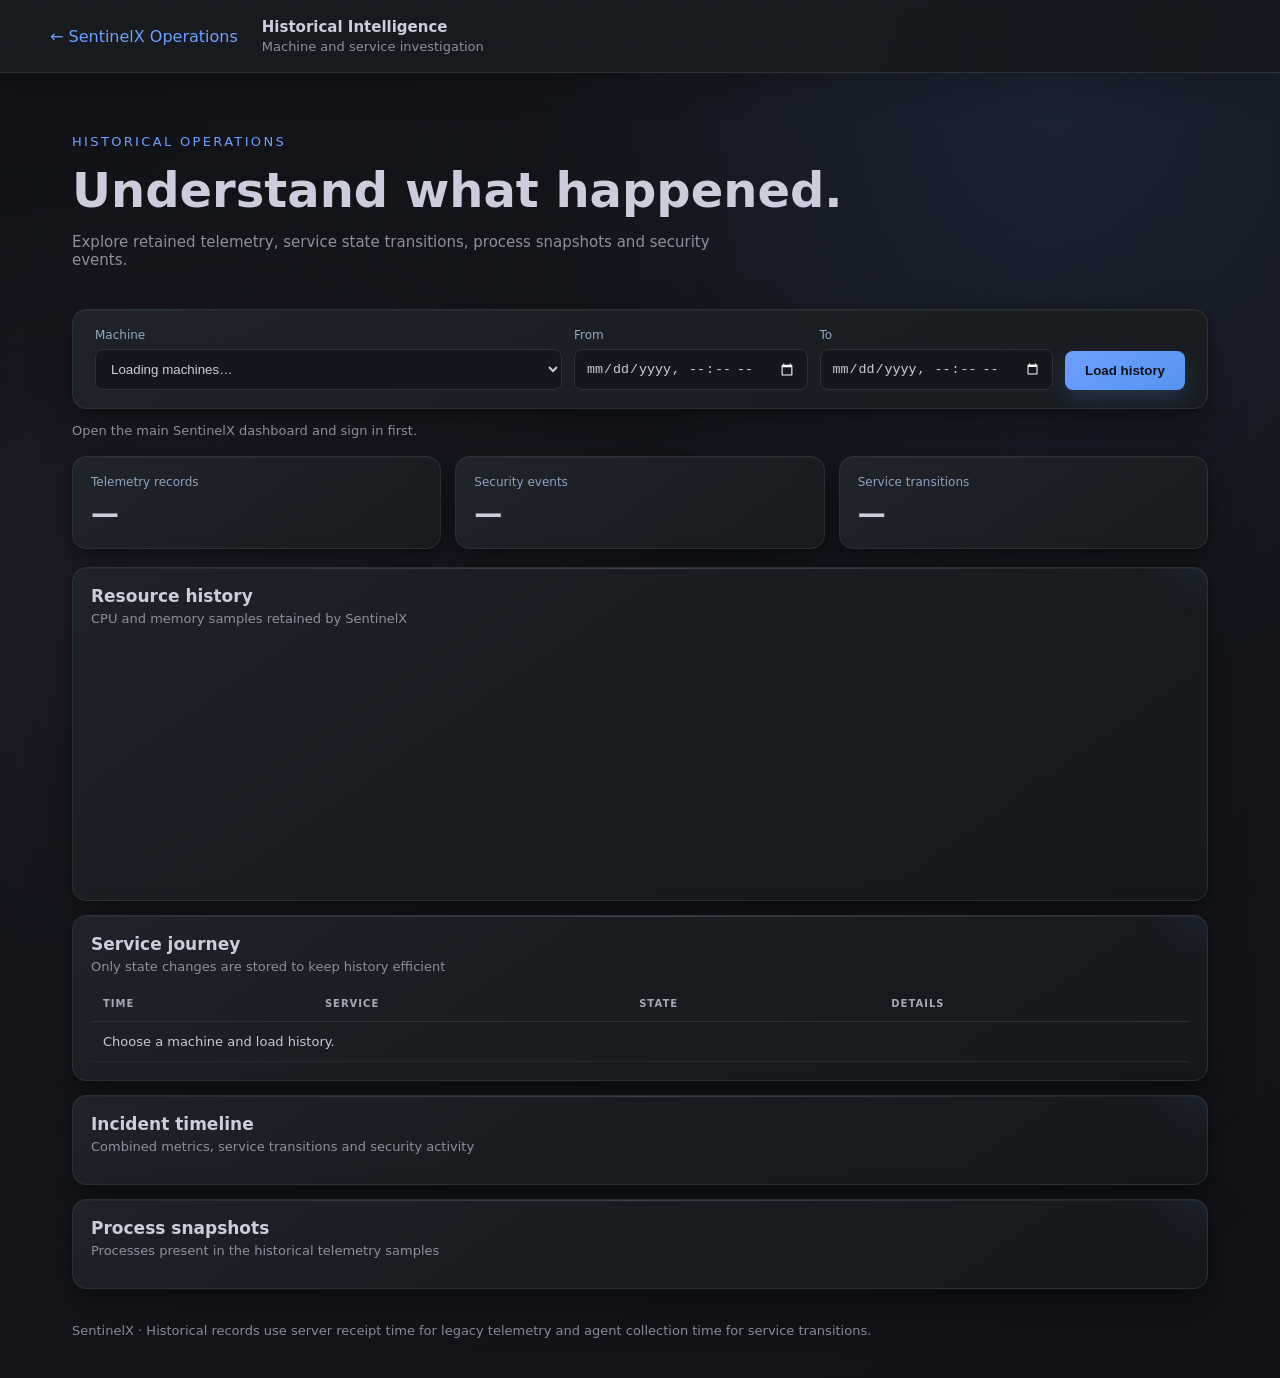
<file: dashboard/history.html>
<!doctype html>
<html lang="en">
<head>
  <meta charset="utf-8"><meta name="viewport" content="width=device-width, initial-scale=1">
  <meta name="theme-color" content="#111217"><title>SentinelX | Historical Intelligence</title>
  <link rel="stylesheet" href="/dashboard/history.css"><link rel="stylesheet" href="/dashboard/3d-theme.css"><script src="/dashboard/history.js" defer></script><script src="/dashboard/3d-effects.js" defer></script>
</head>
<body>
  <header class="top"><a href="/dashboard/">← SentinelX Operations</a><div><strong>Historical Intelligence</strong><span>Machine and service investigation</span></div></header>
  <main>
    <section class="intro"><p class="eyebrow">HISTORICAL OPERATIONS</p><h1>Understand what happened.</h1><p>Explore retained telemetry, service state transitions, process snapshots and security events.</p></section>
    <section class="controls">
      <label>Machine<select id="host"><option value="">Loading machines…</option></select></label>
      <label>From<input id="start" type="datetime-local"></label>
      <label>To<input id="end" type="datetime-local"></label>
      <button id="load">Load history</button>
    </section>
    <p id="status" role="status">Sign in using the administrator token already stored by the SentinelX dashboard.</p>
    <section class="cards">
      <article><span>Telemetry records</span><strong id="telemetry-count">—</strong></article>
      <article><span>Security events</span><strong id="security-count">—</strong></article>
      <article><span>Service transitions</span><strong id="service-count">—</strong></article>
    </section>
    <section class="panel"><div class="panel-head"><div><h2>Resource history</h2><p>CPU and memory samples retained by SentinelX</p></div></div><canvas id="metrics-chart" height="240"></canvas></section>
    <section class="panel"><div class="panel-head"><div><h2>Service journey</h2><p>Only state changes are stored to keep history efficient</p></div></div><div class="table-wrap"><table><thead><tr><th>TIME</th><th>SERVICE</th><th>STATE</th><th>DETAILS</th></tr></thead><tbody id="services"><tr><td colspan="4">Choose a machine and load history.</td></tr></tbody></table></div></section>
    <section class="panel"><div class="panel-head"><div><h2>Incident timeline</h2><p>Combined metrics, service transitions and security activity</p></div></div><div id="timeline" class="timeline"></div></section>
    <section class="panel"><div class="panel-head"><div><h2>Process snapshots</h2><p>Processes present in the historical telemetry samples</p></div></div><div id="processes" class="process-grid"></div></section>
    <footer>SentinelX · Historical records use server receipt time for legacy telemetry and agent collection time for service transitions.</footer>
  </main>
</body></html>
</file>
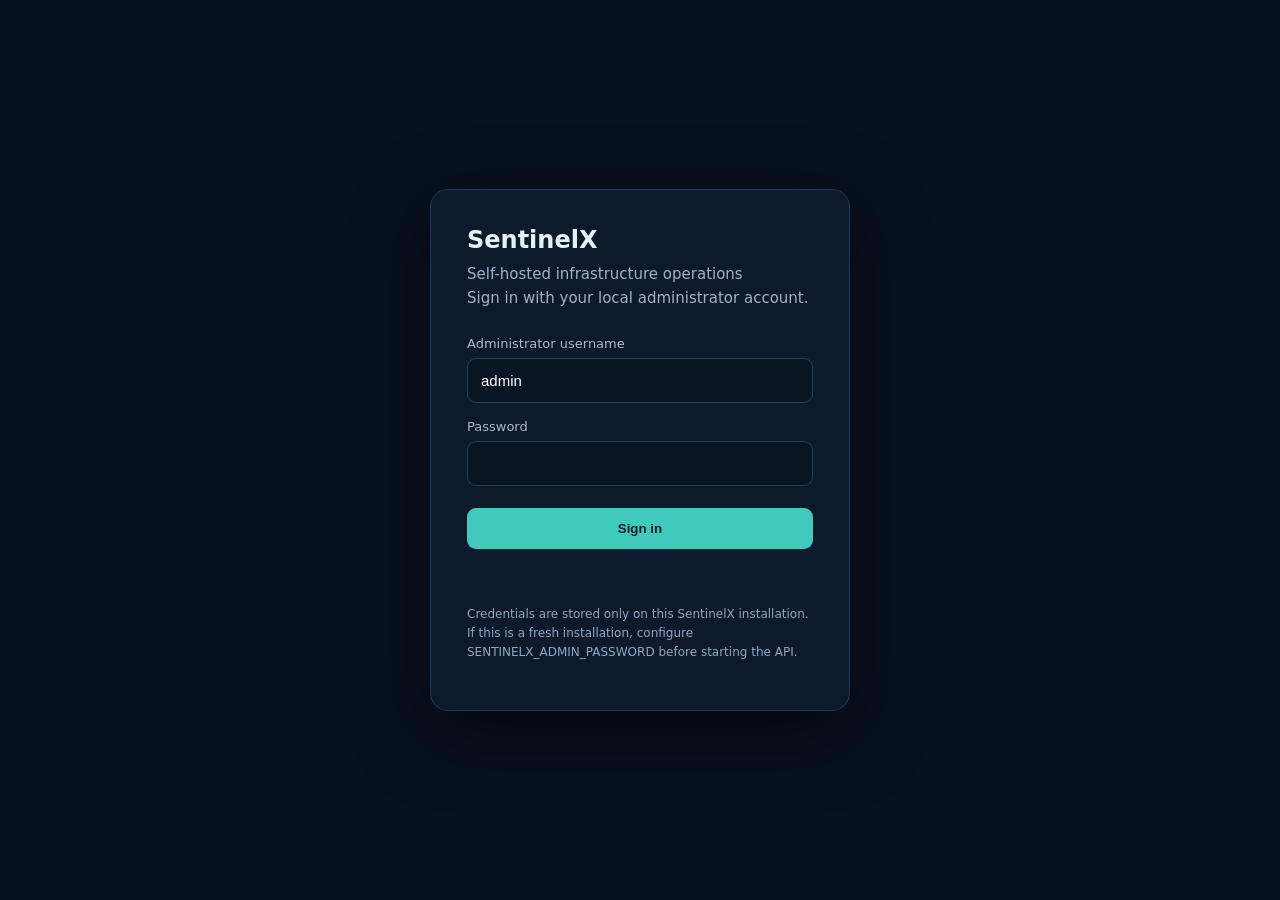
<file: dashboard/login.html>
<!doctype html>
<html lang="en"><head><meta charset="utf-8"><meta name="viewport" content="width=device-width,initial-scale=1"><title>SentinelX | Administrator login</title>
<style>
*{box-sizing:border-box}body{margin:0;min-height:100vh;display:grid;place-items:center;background:#08111f;color:#e8f0fb;font:15px system-ui,sans-serif;padding:24px}.panel{width:min(420px,100%);padding:36px;background:#0d1a2b;border:1px solid #263951;border-radius:18px;box-shadow:0 20px 70px #0008}.brand{font-size:24px;font-weight:800;margin-bottom:8px}.sub{color:#9fb2ca;line-height:1.6;margin-bottom:26px}label{display:block;color:#a9bad0;font-size:13px;margin:16px 0 7px}input{width:100%;padding:13px;background:#091523;border:1px solid #2a4059;border-radius:9px;color:#fff;font-size:15px}button{width:100%;padding:13px;margin-top:22px;background:#42c9bd;color:#06202a;border:0;border-radius:9px;font-weight:800;cursor:pointer}button:disabled{opacity:.6}.msg{min-height:20px;color:#ffb1b7;font-size:13px;margin-top:14px}.note{font-size:12px;color:#91a7c1;line-height:1.6;margin-top:22px}
</style></head><body><main class="panel"><div class="brand">SentinelX</div><div class="sub">Self-hosted infrastructure operations<br>Sign in with your local administrator account.</div><form id="login"><label for="username">Administrator username</label><input id="username" autocomplete="username" value="admin" required><label for="password">Password</label><input id="password" type="password" autocomplete="current-password" required><button id="submit">Sign in</button></form><div id="message" class="msg" role="alert"></div><p class="note">Credentials are stored only on this SentinelX installation. If this is a fresh installation, configure SENTINELX_ADMIN_PASSWORD before starting the API.</p></main>
<script>
document.getElementById("login").addEventListener("submit",async e=>{e.preventDefault();const b=document.getElementById("submit"),m=document.getElementById("message");b.disabled=true;m.textContent="";try{const r=await fetch("/api/v1/auth/login",{method:"POST",credentials:"same-origin",headers:{"Content-Type":"application/json"},body:JSON.stringify({username:document.getElementById("username").value,password:document.getElementById("password").value})});const data=await r.json().catch(()=>({}));if(!r.ok)throw new Error(data.detail||"Sign in failed");location.replace("/dashboard/")}catch(err){m.textContent=err.message}finally{b.disabled=false}});
</script></body></html>
</file>
<file: dashboard/history.css>
:root{color-scheme:dark;font-family:Inter,system-ui,Segoe UI,sans-serif;background:#08111f;color:#e8f0fa}*{box-sizing:border-box}body{margin:0;background:radial-gradient(circle at 15% 0,#142844 0,transparent 35%),#08111f}.top{display:flex;gap:24px;align-items:center;padding:18px max(22px,calc((100% - 1180px)/2));border-bottom:1px solid #24354a;background:#0b1727}.top a{color:#65d7ce;text-decoration:none}.top div{display:grid;gap:3px}.top span,.intro p,.panel p,footer{color:#8ca2bd;font-size:13px}.top strong{font-size:15px}.intro,main{max-width:1180px;margin:auto}.intro{padding:48px 22px 25px}.eyebrow{letter-spacing:.18em;color:#60d6cc!important;font-size:11px}.intro h1{font-size:clamp(30px,5vw,48px);margin:8px 0}.intro>p:last-child{max-width:650px;font-size:15px}.controls{display:grid;grid-template-columns:2fr 1fr 1fr auto;gap:12px;padding:18px 22px;background:#101e30;border:1px solid #263951;border-radius:14px;margin:0 22px}.controls label{display:grid;gap:7px;color:#91a8c2;font-size:12px}.controls input,.controls select{min-width:0;background:#081321;color:#e8f0fa;border:1px solid #354b65;border-radius:8px;padding:11px}.controls button{align-self:end;border:0;border-radius:8px;background:#2bc8b9;color:#06201e;font-weight:700;padding:12px 20px;cursor:pointer}#status{margin:14px 22px;color:#9eb2c9;font-size:13px}.cards{display:grid;grid-template-columns:repeat(3,1fr);gap:14px;margin:18px 22px}.cards article,.panel{background:#101e30;border:1px solid #263951;border-radius:14px;padding:18px}.cards span{display:block;color:#8ca2bd;font-size:12px}.cards strong{display:block;font-size:28px;margin-top:8px}.panel{margin:14px 22px}.panel-head{margin-bottom:12px}.panel h2{font-size:17px;margin:0}.panel p{margin:5px 0 0}.panel canvas{width:100%;height:240px}.table-wrap{overflow:auto}table{border-collapse:collapse;width:100%;font-size:13px}th,td{text-align:left;padding:12px;border-bottom:1px solid #273950}th{color:#8ca2bd;font-size:10px;letter-spacing:.1em}.state{padding:4px 8px;border-radius:20px;background:#23364b}.state.failed,.state.inactive{color:#ff9b9b;background:#47272d}.state.active,.state.running{color:#78e0b6;background:#163b35}.timeline{display:grid;gap:0}.event{padding:12px 14px;border-left:2px solid #37cbbd;margin-left:6px;border-bottom:1px solid #263951}.event time{display:block;color:#8ca2bd;font-size:11px}.event b{display:block;margin-top:5px;font-size:13px}.event p{margin:4px 0 0}.process-grid{display:grid;grid-template-columns:repeat(auto-fit,minmax(230px,1fr));gap:10px}.process-grid article{background:#0b1727;padding:12px;border-radius:9px;font-size:12px}.process-grid h3{font-size:12px;color:#72dcd1}.process-grid p{line-height:1.8}footer{padding:20px 22px 40px}@media(max-width:760px){.controls{grid-template-columns:1fr 1fr}.controls label:first-child{grid-column:1/-1}.controls button{grid-column:1/-1}.cards{grid-template-columns:1fr}.top{padding:15px 20px}.intro{padding-top:30px}}
</file>
<file: dashboard/3d-theme.css>
/* SentinelX Grafana-inspired 3D visual layer.
   Additive stylesheet: keeps existing dashboard structure and data behavior intact. */
:root {
  color-scheme: dark;
  --bg: #111217;
  --sidebar: #15171c;
  --panel: #181B1F;
  --panel2: #20242b;
  --line: #2C3235;
  --text: #CCCCDC;
  --muted: #8E8E9E;
  --cyan: #19C3B1;
  --blue: #6E9FFF;
  --violet: #B877D9;
  --amber: #FADE2A;
  --red: #F2495C;
  --green: #73BF69;
  --series-blue: #5794F2;
  --series-purple: #B877D9;
  --series-teal: #19C3B1;
  --series-yellow: #FADE2A;
  --series-pink: #FF7383;
  --depth-shadow: 0 18px 42px rgba(0,0,0,.34), 0 2px 8px rgba(0,0,0,.24);
}
html { background: var(--bg); }
body {
  color: var(--text);
  background:
    radial-gradient(ellipse at 82% 5%, rgba(87,148,242,.11), transparent 32rem),
    radial-gradient(ellipse at 12% 42%, rgba(184,119,217,.075), transparent 34rem),
    linear-gradient(145deg, #111217 0%, #14161c 48%, #101217 100%);
}
body::before {
  content: "";
  position: fixed;
  inset: 0;
  z-index: 0;
  pointer-events: none;
  opacity: .16;
  background-image: linear-gradient(rgba(110,159,255,.08) 1px, transparent 1px),
                    linear-gradient(90deg, rgba(110,159,255,.08) 1px, transparent 1px);
  background-size: 42px 42px;
  mask-image: linear-gradient(to bottom, black, transparent 78%);
}
.app-shell { position: relative; z-index: 1; }
.sidebar {
  background: linear-gradient(180deg, rgba(24,27,31,.98), rgba(17,18,23,.98));
  border-right-color: var(--line);
  box-shadow: 12px 0 40px rgba(0,0,0,.22);
  backdrop-filter: blur(18px);
}
.brand-mark {
  background: linear-gradient(145deg, #8bb4ff, #5794F2 55%, #456fc2);
  color: #10131a;
  box-shadow: 0 8px 22px rgba(87,148,242,.28), inset 0 1px rgba(255,255,255,.5);
}
.brand small, .side-label, .eyebrow { color: var(--muted); }
.nav-link { color: #a8a8b7; transition: background .2s ease, color .2s ease, transform .2s ease; }
.nav-link:hover { background: rgba(110,159,255,.09); transform: translateX(2px); }
.nav-link.active {
  color: var(--text);
  background: linear-gradient(100deg, rgba(110,159,255,.17), rgba(110,159,255,.035));
  box-shadow: inset 3px 0 var(--blue), 0 5px 18px rgba(0,0,0,.14);
}
.nav-link.active > span { color: var(--blue); }
.nav-link b { background: #2a3039; color: var(--text); }
.main { color: var(--text); }
.topbar { border-bottom-color: var(--line); }
.topbar h1 { color: #e0e2ef; letter-spacing: -.65px; }
.updated, .metric-head, .metric-value small, .welcome-row p, .section-intro p, .panel-head p { color: var(--muted); }
.metric-card, .panel, .host-card {
  position: relative;
  overflow: hidden;
  isolation: isolate;
  background: linear-gradient(145deg, rgba(31,35,42,.98), rgba(24,27,31,.98) 58%, rgba(21,24,29,.98));
  border: 1px solid var(--line);
  box-shadow: var(--depth-shadow), inset 0 1px rgba(255,255,255,.035);
  transform-style: preserve-3d;
  backface-visibility: hidden;
  transition: transform .22s ease, border-color .22s ease, box-shadow .22s ease;
}
.metric-card::before, .panel::before, .host-card::before {
  content: "";
  position: absolute;
  inset: 0 0 auto;
  height: 1px;
  pointer-events: none;
  background: linear-gradient(90deg, transparent, rgba(180,205,255,.24), transparent);
  opacity: .8;
}
.metric-card::after, .panel::after, .host-card::after {
  content: "";
  position: absolute;
  width: 180px;
  height: 180px;
  top: -125px;
  right: -100px;
  border-radius: 50%;
  pointer-events: none;
  background: radial-gradient(circle, rgba(110,159,255,.12), transparent 68%);
  filter: blur(3px);
}
.metric-card { min-height: 145px; padding: 19px; }
.metric-card:hover, .panel:hover, .host-card:hover {
  border-color: rgba(110,159,255,.48);
  box-shadow: 0 24px 50px rgba(0,0,0,.42), 0 0 0 1px rgba(110,159,255,.08), inset 0 1px rgba(255,255,255,.06);
}
.metric-value { color: #e4e6f2; text-shadow: 0 2px 18px rgba(110,159,255,.12); }
.metric-icon { background: rgba(110,159,255,.12) !important; color: var(--blue) !important; border: 1px solid rgba(110,159,255,.16); }
.metric-icon.violet { color: var(--violet) !important; background: rgba(184,119,217,.12) !important; }
.metric-icon.amber { color: var(--amber) !important; background: rgba(250,222,42,.09) !important; }
.meter { background: #30343d; }
.meter i { background: linear-gradient(90deg, var(--series-blue), var(--series-teal)); box-shadow: 0 0 12px rgba(87,148,242,.35); }
.live-pill { border-color: rgba(115,191,105,.3); color: var(--green); background: rgba(115,191,105,.08); }
.live-pill i, .connection-indicator i { background: var(--green); box-shadow: 0 0 12px rgba(115,191,105,.65); }
.refresh-btn, button, select, input {
  accent-color: var(--blue);
}
.refresh-btn, button {
  border-color: #3a424e;
  background: linear-gradient(145deg, #282e38, #1c2027);
  color: var(--text);
  box-shadow: 0 5px 14px rgba(0,0,0,.2), inset 0 1px rgba(255,255,255,.045);
  transition: transform .18s ease, border-color .18s ease, box-shadow .18s ease;
}
.refresh-btn:hover, button:hover {
  border-color: var(--blue);
  box-shadow: 0 8px 20px rgba(0,0,0,.28), 0 0 18px rgba(110,159,255,.1);
  transform: translateY(-1px);
}
input, select {
  background: #14171d;
  border-color: var(--line);
  color: var(--text);
}
input:focus, select:focus, button:focus-visible, a:focus-visible {
  outline: 2px solid rgba(110,159,255,.75);
  outline-offset: 2px;
}
.table-wrap { border-color: var(--line); }
th { color: #a6a8b8; border-bottom-color: var(--line); }
td { color: #c7c8d5; border-bottom-color: rgba(44,50,53,.72); }
tbody tr:hover { background: rgba(110,159,255,.055); }
a, .text-link { color: var(--blue); }
.status.online, .disk-health.healthy, .av-ok { color: var(--green); }
.status.stale, .av-no { color: var(--red); }
.notice, .chart-note { color: var(--muted); }
.chart-legend .legend-cpu { background: var(--series-blue); }
.chart-legend .legend-memory { background: var(--series-purple); }
.metric-grid, .content-grid, .hosts-grid, .server-gauge-grid { perspective: 1200px; }
.metric-card, .panel, .host-card, .server-kpi { --tilt-x: 0deg; --tilt-y: 0deg; }
.metric-card.is-tilting, .panel.is-tilting, .host-card.is-tilting, .server-kpi.is-tilting {
  transform: perspective(1100px) rotateX(var(--tilt-x)) rotateY(var(--tilt-y)) translateY(-2px);
  z-index: 2;
}
#resource-chart, #disk-history-chart, #server-history-chart {
  filter: drop-shadow(0 0 7px rgba(87,148,242,.12));
}
.admin-login-card {
  background: linear-gradient(145deg, #242933, #181b20);
  border: 1px solid var(--line);
  box-shadow: 0 28px 90px rgba(0,0,0,.55), 0 0 45px rgba(87,148,242,.1);
}
footer { color: var(--muted); border-top-color: var(--line); }
@media (max-width: 900px) {
  body::before { background-size: 30px 30px; opacity: .1; }
  .metric-card, .panel, .host-card { transform: none !important; }
}
@media (prefers-reduced-motion: reduce) {
  *, *::before, *::after { scroll-behavior: auto !important; transition-duration: .01ms !important; animation-duration: .01ms !important; }
  .metric-card, .panel, .host-card, .server-kpi { transform: none !important; }
}


/* Historical Intelligence page shares the same visual system. */
.top {
  background: linear-gradient(110deg, rgba(24,27,31,.98), rgba(21,24,29,.96));
  border-bottom-color: var(--line);
  box-shadow: 0 12px 34px rgba(0,0,0,.2);
}
.top a { color: var(--blue); }
.top span, .intro p, .panel p, footer, #status { color: var(--muted); }
.eyebrow { color: var(--blue) !important; }
.controls {
  background: linear-gradient(145deg, rgba(31,35,42,.98), rgba(24,27,31,.98));
  border-color: var(--line);
  box-shadow: var(--depth-shadow), inset 0 1px rgba(255,255,255,.04);
}
.controls input, .controls select {
  background: #14171d;
  color: var(--text);
  border-color: var(--line);
}
.controls button {
  background: linear-gradient(145deg, #6E9FFF, #5794F2);
  color: #111217;
  box-shadow: 0 8px 20px rgba(87,148,242,.2);
}
.cards article, .process-grid article {
  background: linear-gradient(145deg, #20242b, #181B1F);
  border: 1px solid var(--line);
  box-shadow: var(--depth-shadow), inset 0 1px rgba(255,255,255,.035);
}
.cards strong { color: var(--text); }
.event { border-left-color: var(--series-blue); border-bottom-color: var(--line); }
.process-grid h3 { color: var(--series-teal); }
.state { background: #292e37; }
.state.failed, .state.inactive { color: var(--red); background: rgba(242,73,92,.12); }
.state.active, .state.running { color: var(--green); background: rgba(115,191,105,.12); }
</file>
